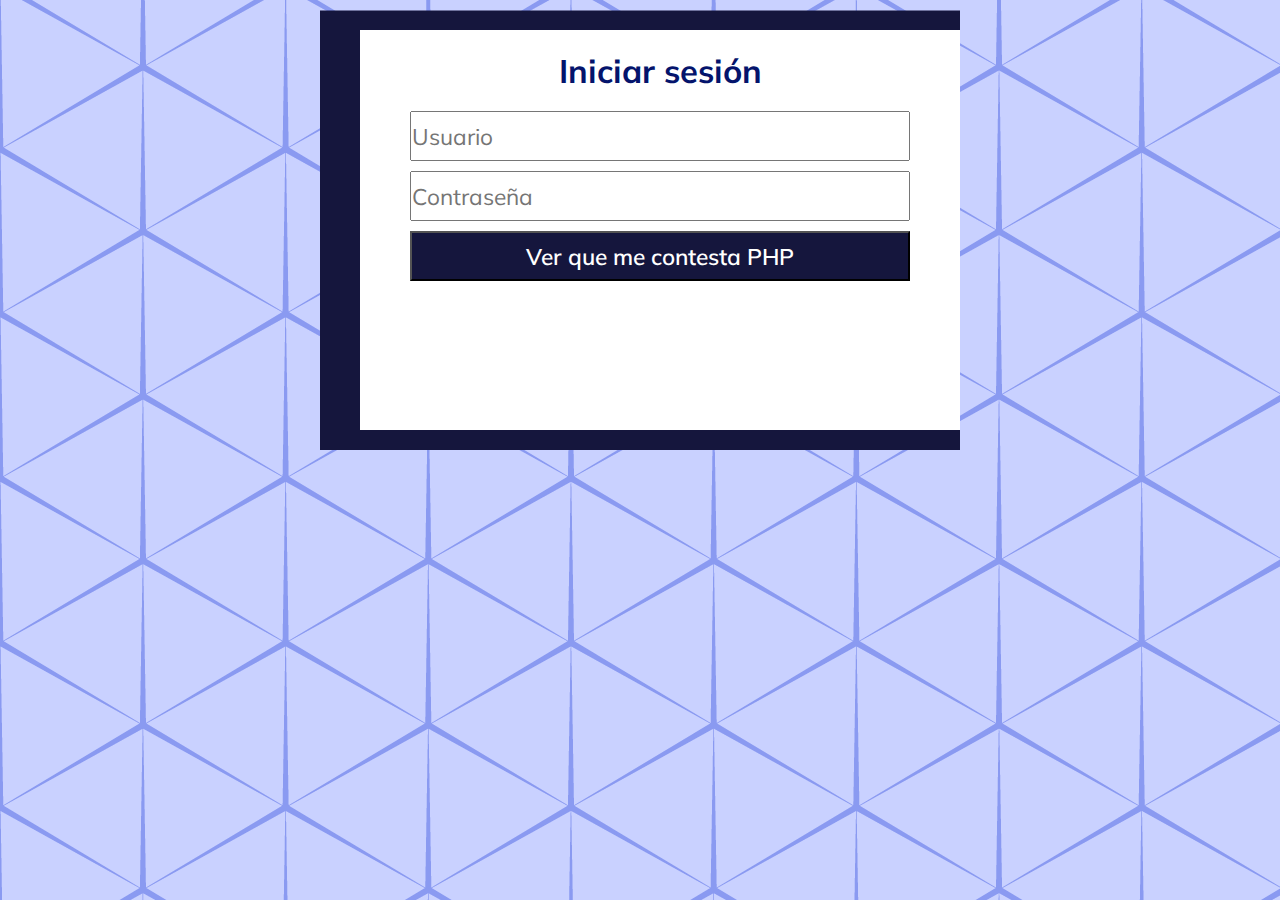
<file: desafios/desafio_cuatro/Ejercicio1/index.html>
<!DOCTYPE html>
<html lang="es">

<head>
    <meta charset="UTF-8">
    <meta http-equiv="X-UA-Compatible" content="IE=edge">
    <meta name="viewport" content="width=device-width, initial-scale=1.0">
    <link rel="stylesheet" href="css/styles.css">
    <title>Desafio 4 - Ejercicio 1</title>
</head>

<body>
    <div>
        <form action="">
            <label for="usuario">Iniciar sesión</label>
            <input type="text" name="usuario" id="usuario" placeholder="Usuario" required>
            <input type="password" name="password" id="password" placeholder="Contraseña" required>
            <button type="submit">Ver que me contesta PHP</button>
        </form>
    </div>
</body>

</html>
</file>
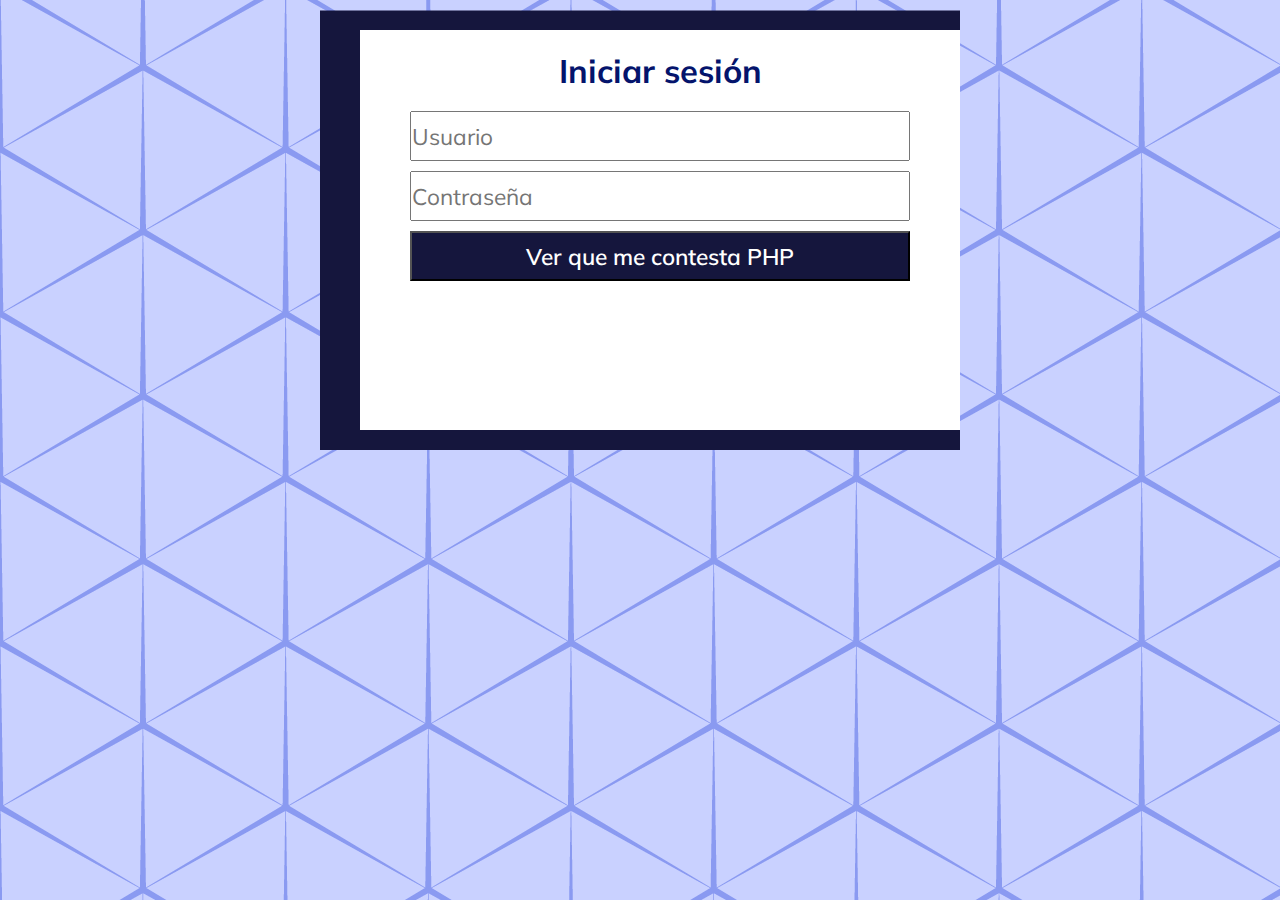
<file: desafios/desafio_cuatro/Ejercicio2/index.html>
<!DOCTYPE html>
<html lang="es">

<head>
    <meta charset="UTF-8">
    <meta http-equiv="X-UA-Compatible" content="IE=edge">
    <meta name="viewport" content="width=device-width, initial-scale=1.0">
    <link rel="stylesheet" href="css/styles.css">
    <title>Desafio 4 - Ejercicio 2</title>
</head>

<body>
    <div>
        <form action="./php/codigo.php" method="post">
            <label for="usuario">Iniciar sesión</label>
            <input type="text" name="usuario" id="usuario" placeholder="Usuario" required>
            <input type="password" name="password" id="password" placeholder="Contraseña" required>
            <button type="submit">Ver que me contesta PHP</button>
        </form>
    </div>
</body>

</html>
</file>
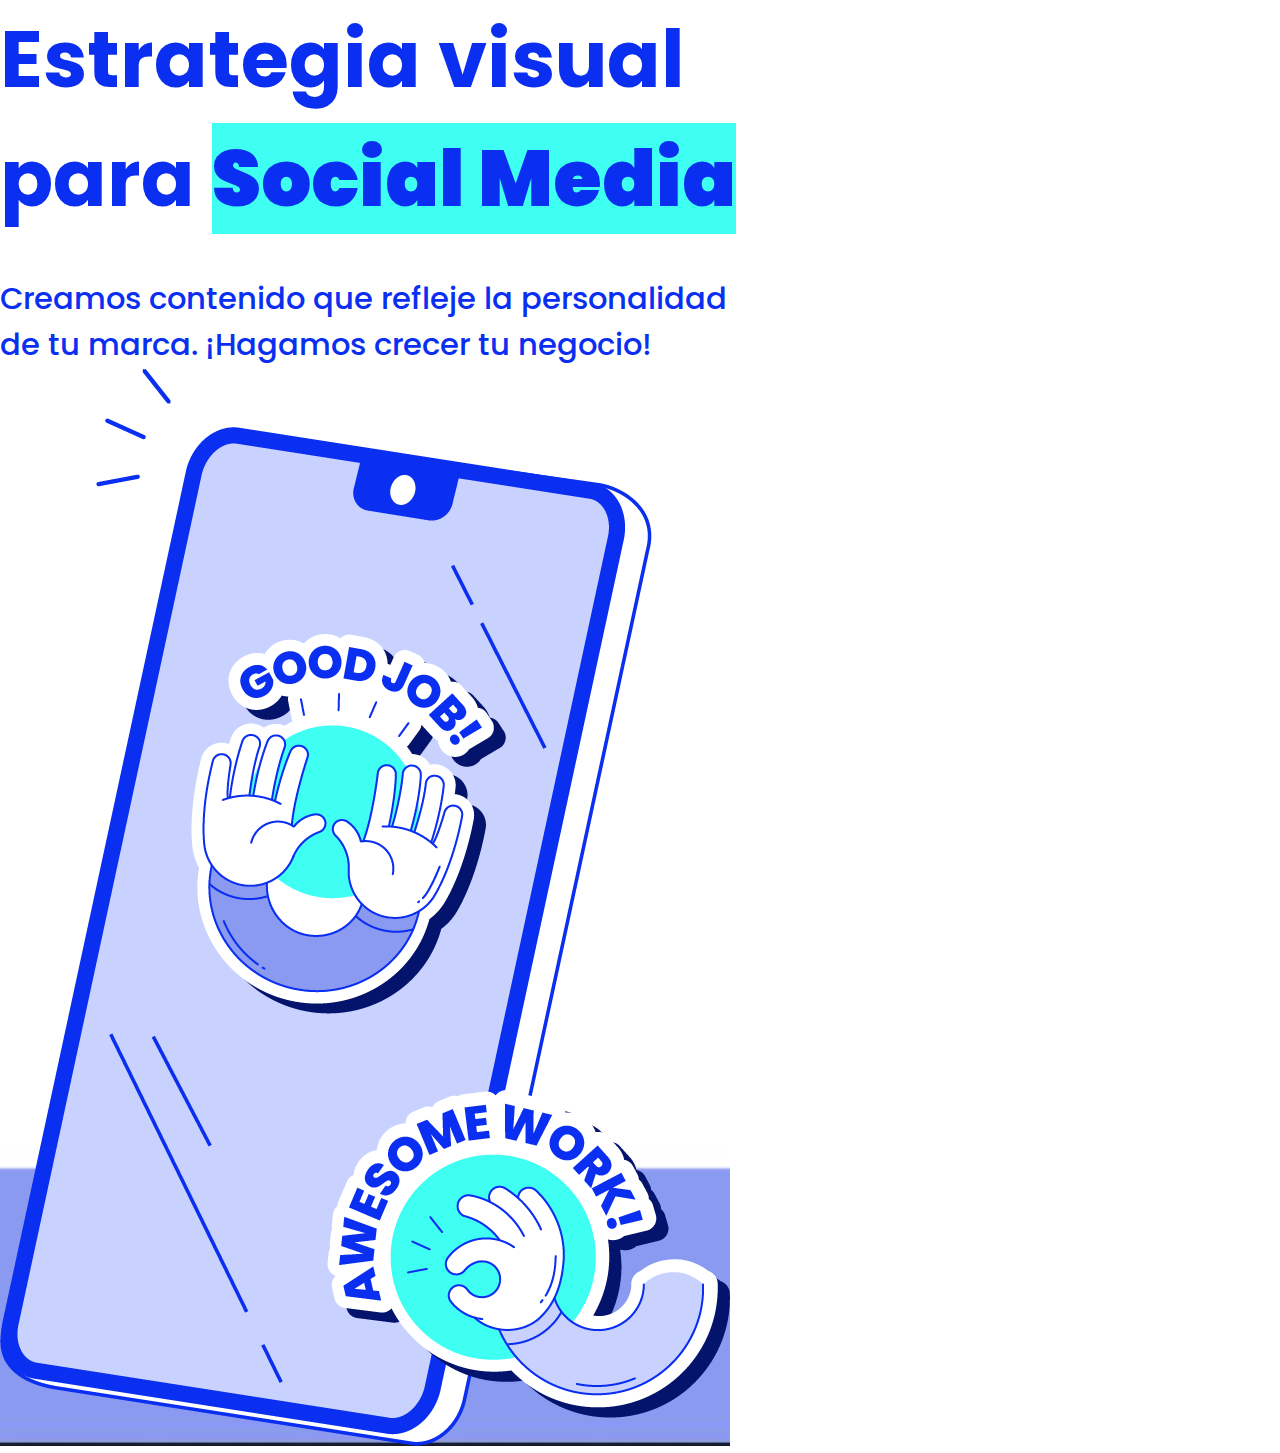
<file: desafios/desafio_dos/Ejercicio1/index.html>
<!DOCTYPE html>
<html lang="es">
<head>
    <meta charset="UTF-8">
    <meta http-equiv="X-UA-Compatible" content="IE=edge">
    <meta name="viewport" content="width=device-width, initial-scale=1.0">
    <link rel="stylesheet" href="css/styles.css">
    <title>Desafio 2 - Ejercicio 1</title>
</head>
<body>
    <main>
        <h1>Estrategia visual para <strong>Social Media</strong></h1>
        <p>Creamos contenido que refleje la personalidad de tu marca.
            ¡Hagamos crecer tu negocio!
        </p>
        <img src="imgs/celu.png" alt="celular">
    </main>
</body>
</html>
</file>
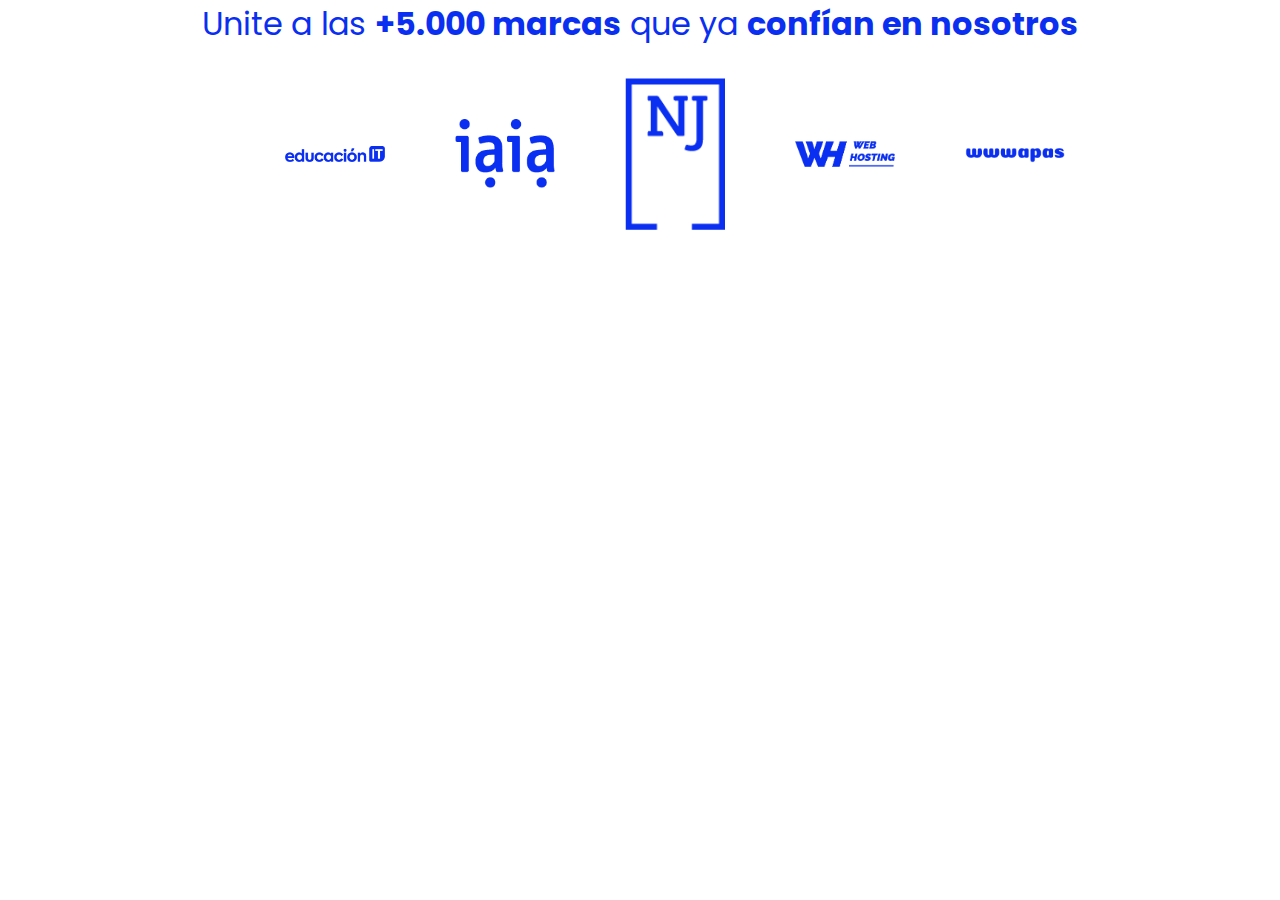
<file: desafios/desafio_dos/Ejercicio2/index.html>
<!DOCTYPE html>
<html lang="es">
<head>
    <meta charset="UTF-8">
    <meta http-equiv="X-UA-Compatible" content="IE=edge">
    <meta name="viewport" content="width=device-width, initial-scale=1.0">
    <link rel="stylesheet" href="css/styles.css">
    <title>Desafio 2 - Ejercicio 2</title>
</head>
<body>
    <footer>
        <p>Unite a las <strong>+5.000 marcas</strong> que ya <strong>confían en nosotros</strong></p>

        <div>
            <img src="imgs/logos-EIT.png" alt="educacion-it">
            <img src="imgs/logos-iaia.png" alt="iaia">
            <img src="imgs/logos-NJ.png" alt="nj">
            <img src="imgs/logos-WH.png" alt="web-hosting">
            <img src="imgs/logos-wwwapas.png" alt="wwwapas">
        </div>
    </footer>
</body>
</html>
</file>
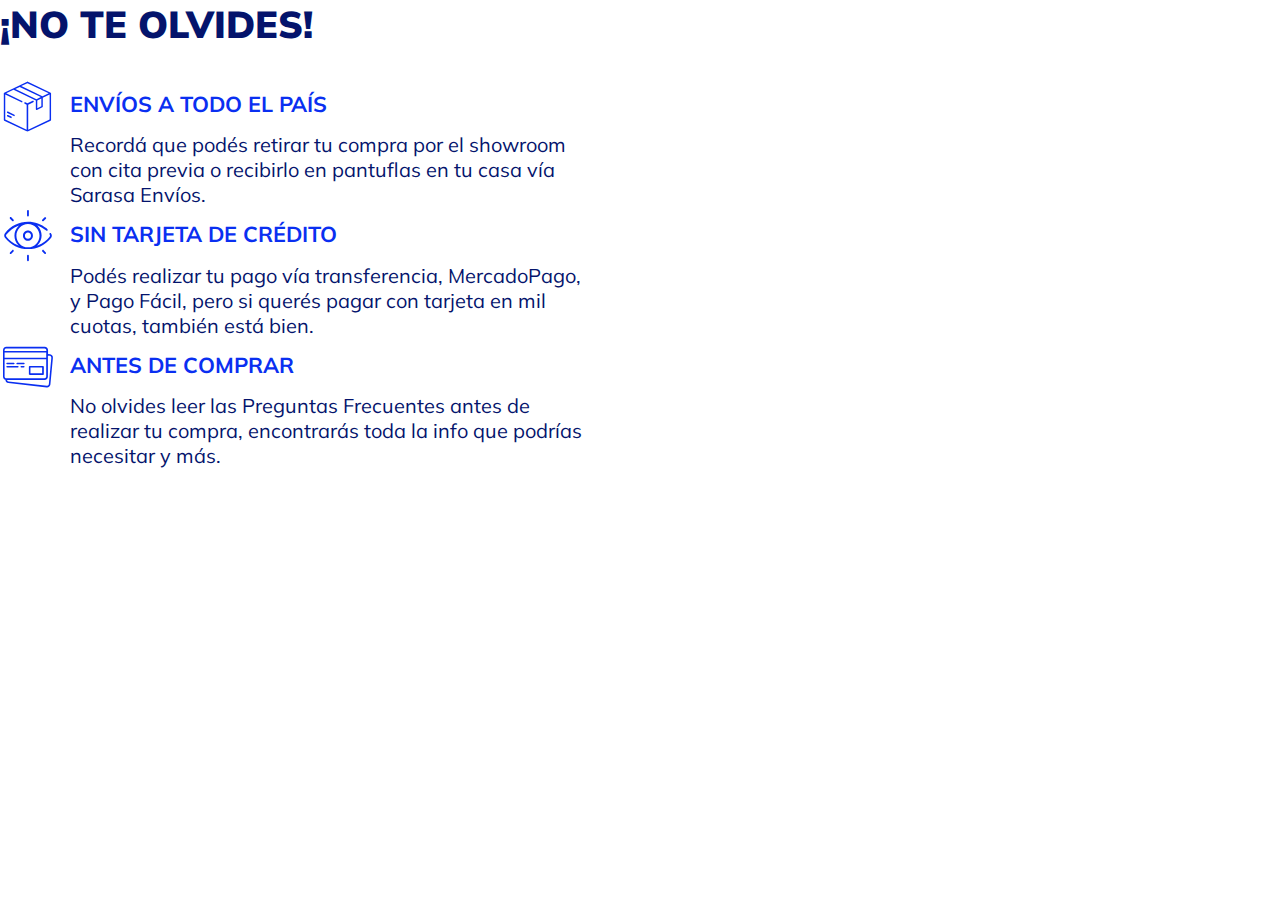
<file: desafios/desafio_tres/Ejercicio1/index.html>
<!DOCTYPE html>
<html lang="es">

<head>
    <meta charset="UTF-8">
    <meta http-equiv="X-UA-Compatible" content="IE=edge">
    <meta name="viewport" content="width=device-width, initial-scale=1.0">
    <link rel="stylesheet" href="css/styles.css">
    <title>Desafio 3 - Ejercicio 1</title>
</head>

<body>
    <h1>¡NO TE OLVIDES!
    </h1>

    <div class="container">
        <div><img src="imgs/icono-caja-01.svg" alt="icono-caja"></div>
        <h2>ENVÍOS A TODO EL PAÍS
        </h2>
    </div>
    <p>Recordá que podés retirar tu compra por el showroom con cita previa o recibirlo en pantuflas en tu casa vía
        Sarasa Envíos.
    </p>

    <div class="container">
        <div><img src="imgs/icono-ojo-01.svg" alt="icono-ojo"></div>
        <h2>SIN TARJETA DE CRÉDITO
        </h2>
    </div>
    <p>Podés realizar tu pago vía transferencia, MercadoPago, y Pago Fácil, pero si querés pagar con tarjeta en mil
        cuotas, también está bien.
    </p>

    <div class="container">
        <div><img src="imgs/icono-tarjeta-01.svg" alt="icono-tarjeta"></div>
        <h2>ANTES DE COMPRAR
        </h2>
    </div>
    <p>No olvides leer las Preguntas Frecuentes antes de realizar tu compra, encontrarás toda la info que podrías
        necesitar y más.
    </p>
</body>

</html>
</file>
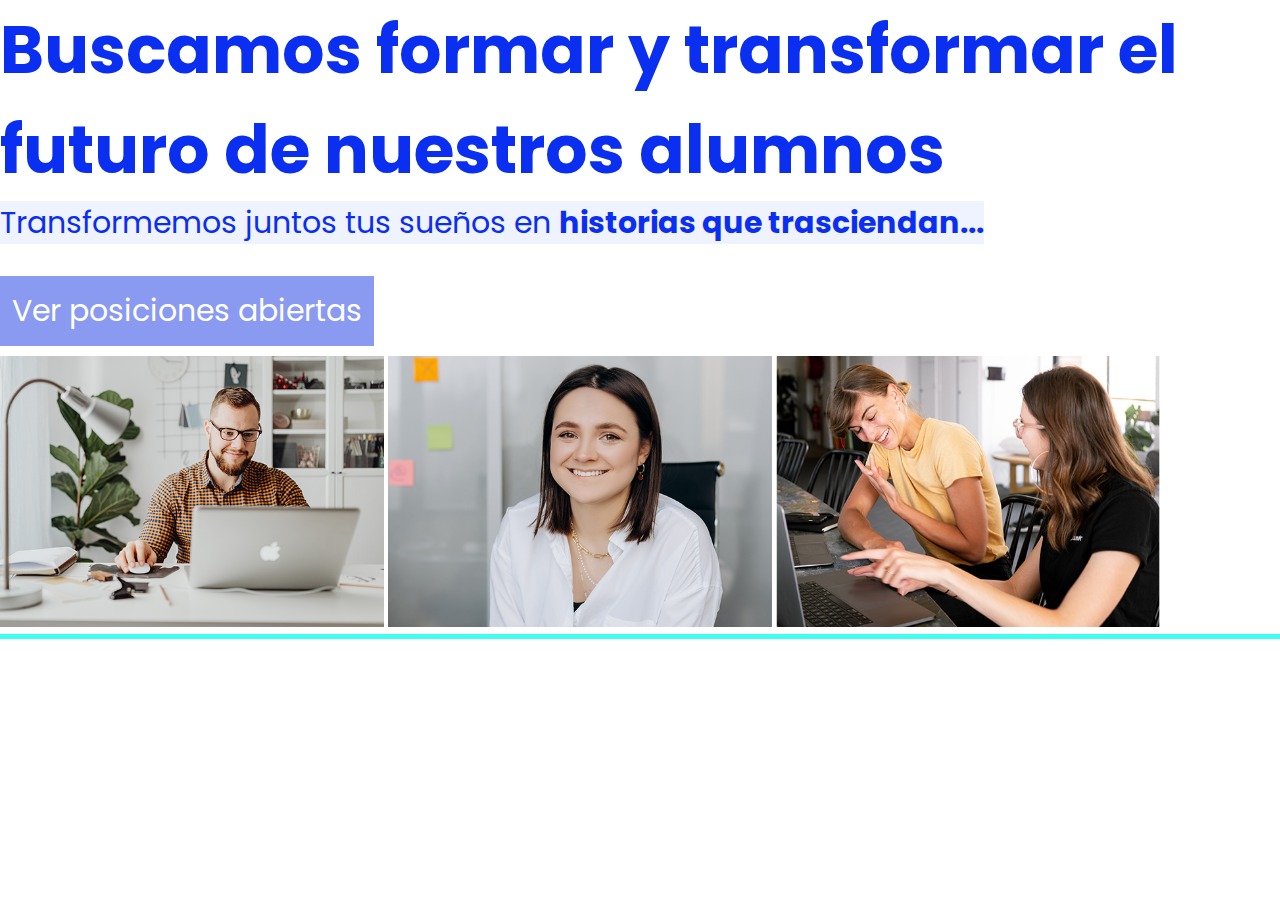
<file: desafios/desafio_tres/Ejercicio2/index.html>
<!DOCTYPE html>
<html lang="es">
<head>
    <meta charset="UTF-8">
    <meta http-equiv="X-UA-Compatible" content="IE=edge">
    <meta name="viewport" content="width=device-width, initial-scale=1.0">
    <link rel="stylesheet" href="css/styles.css">
    <title>Desafio 3 - Ejercicio 2</title>
</head>
<body>
    <h1>Buscamos formar y transformar el futuro de nuestros alumnos</h1>
    <p>Transformemos juntos tus sueños en <strong>historias que trasciendan...</strong></p>
    <button>Ver posiciones abiertas</button>
    <div>
        <img src="imgs/M3-2-img1.png" alt="alumno-estudiando-en-computadora">
        <img src="imgs/M3-2-img2.png" alt="alumno-sonriendo">
        <img src="imgs/M3-2-img3.png" alt="alumnos-estudiando">
    </div>

</body>
</html>
</file>
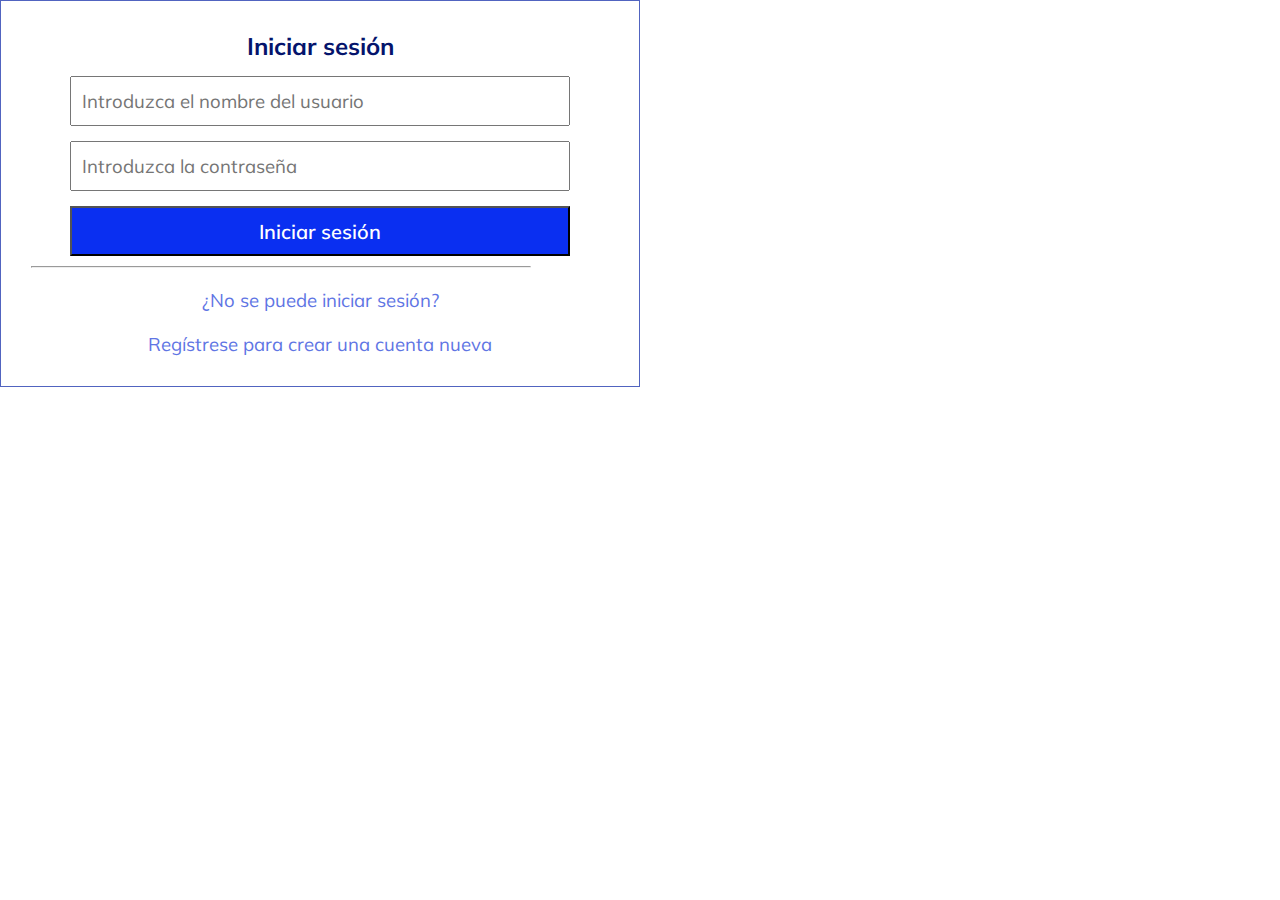
<file: desafios/desafio_tres/Ejercicio3/index.html>
<!DOCTYPE html>
<html lang="es">

<head>
    <meta charset="UTF-8">
    <meta http-equiv="X-UA-Compatible" content="IE=edge">
    <meta name="viewport" content="width=device-width, initial-scale=1.0">
    <link rel="stylesheet" href="css/styles.css">
    <title>Desafio 3 - Ejercicio 3</title>
</head>

<body>
    <form action="">
        <label for="usuario">
            Iniciar sesión
        </label>
        <input type="text" name="usuario" id="usuario" placeholder="Introduzca el nombre del usuario" required>
        <input type="password" name="password" id="password" placeholder="Introduzca la contraseña" required>
        <button type="submit">Iniciar sesión</button>
        <hr>
        <a href="#">¿No se puede iniciar sesión?</a>
        <a href="#">Regístrese para crear una cuenta nueva</a>
    </form>
</body>

</html>
</file>
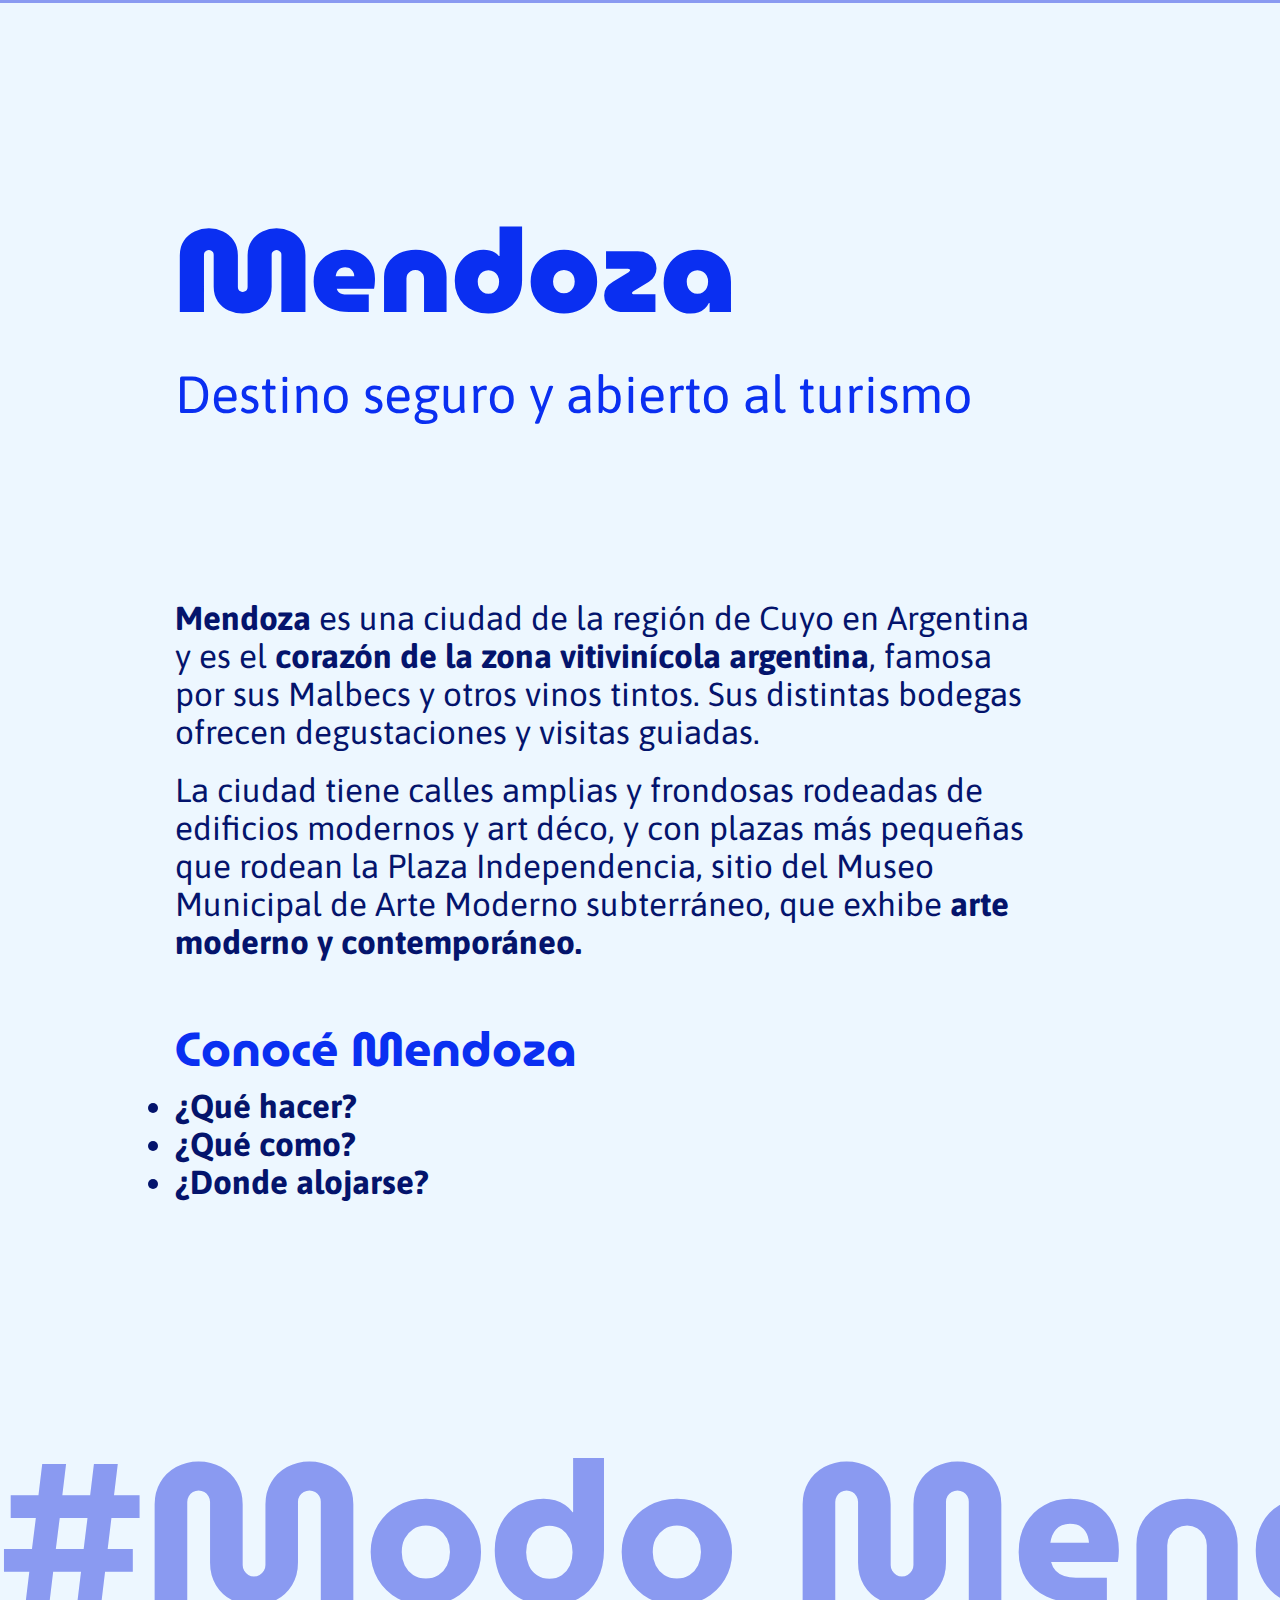
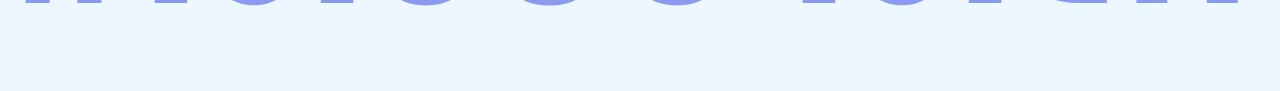
<file: desafios/desafio_uno/Ejercicio1/index.html>
<!DOCTYPE html>
<html lang="es">

<head>
    <meta charset="UTF-8">
    <meta http-equiv="X-UA-Compatible" content="IE=edge">
    <meta name="viewport" content="width=device-width, initial-scale=1.0">
    <link rel="stylesheet" href="css/styles.css">
    <title>Desafio 1 - Ejercicio 1</title>
</head>

<body>

    <header>
        <h1><strong> Mendoza </strong></h1>
        <h2>Destino seguro y abierto al turismo</h2>
    </header>

    <main>
        <div class="cuerpo">
            <p><strong>Mendoza</strong> es una ciudad de la región de Cuyo en Argentina y
                es el <strong>corazón de la zona vitivinícola argentina</strong>, famosa por
                sus Malbecs y otros vinos tintos. Sus distintas bodegas
                ofrecen degustaciones y visitas guiadas.</p>
            <p>La ciudad tiene calles amplias y frondosas rodeadas de
                edificios modernos y art déco, y con plazas más pequeñas
                que rodean la Plaza Independencia, sitio del Museo
                Municipal de Arte Moderno subterráneo, que exhibe <strong>arte
                moderno y contemporáneo.</strong></p>
        </div>
        

        <h3> Conocé Mendoza</h3>
        <ul>
           
            <li>¿Qué hacer?</li>
            <li>¿Qué como?</li>
            <li>¿Donde alojarse?</li>
        </ul>
    </main>

    <footer>#Modo Mendoza</footer>

</body>

</html>
</file>
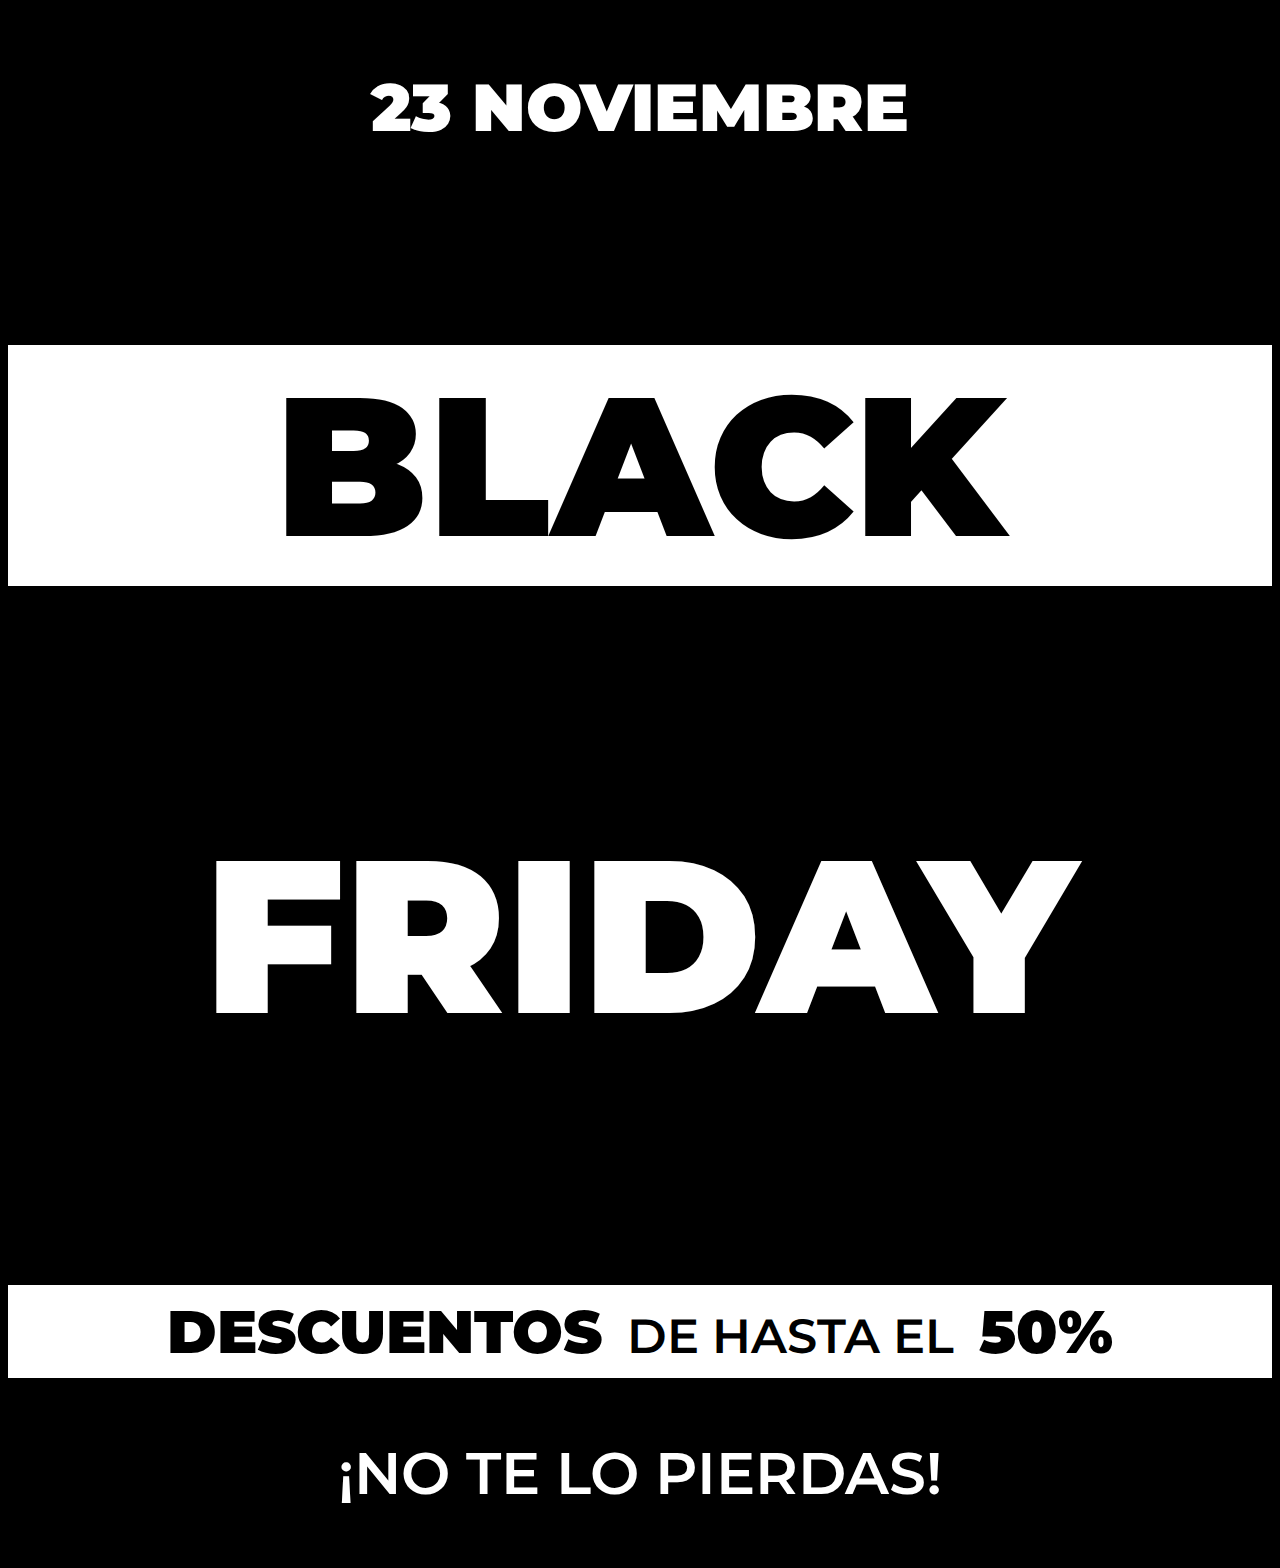
<file: desafios/desafio_uno/Ejercicio2/index.html>
<!DOCTYPE html>
<html lang="es">

<head>
    <meta charset="UTF-8">
    <meta http-equiv="X-UA-Compatible" content="IE=edge">
    <meta name="viewport" content="width=device-width, initial-scale=1.0">
    <link rel="stylesheet" href="css/styles.css">
    <title>Desafio 1 - Ejercicio 2</title>
</head>

<body>
    <main>
        <p id="fecha">23 NOVIEMBRE</p>
        <p id="texto-black">BLACK</p>
        <p id="texto-friday">FRIDAY</p>
        <div id="descuentos">
            <p class="descuentos-black">DESCUENTOS</p>
            <p class="descuentos-semibold">DE HASTA EL</p>
            <p class="descuentos-black">50%</p>
        </div>

        <p id="fin">¡NO TE LO PIERDAS!</p>
    </main>
</body>

</html>
</file>
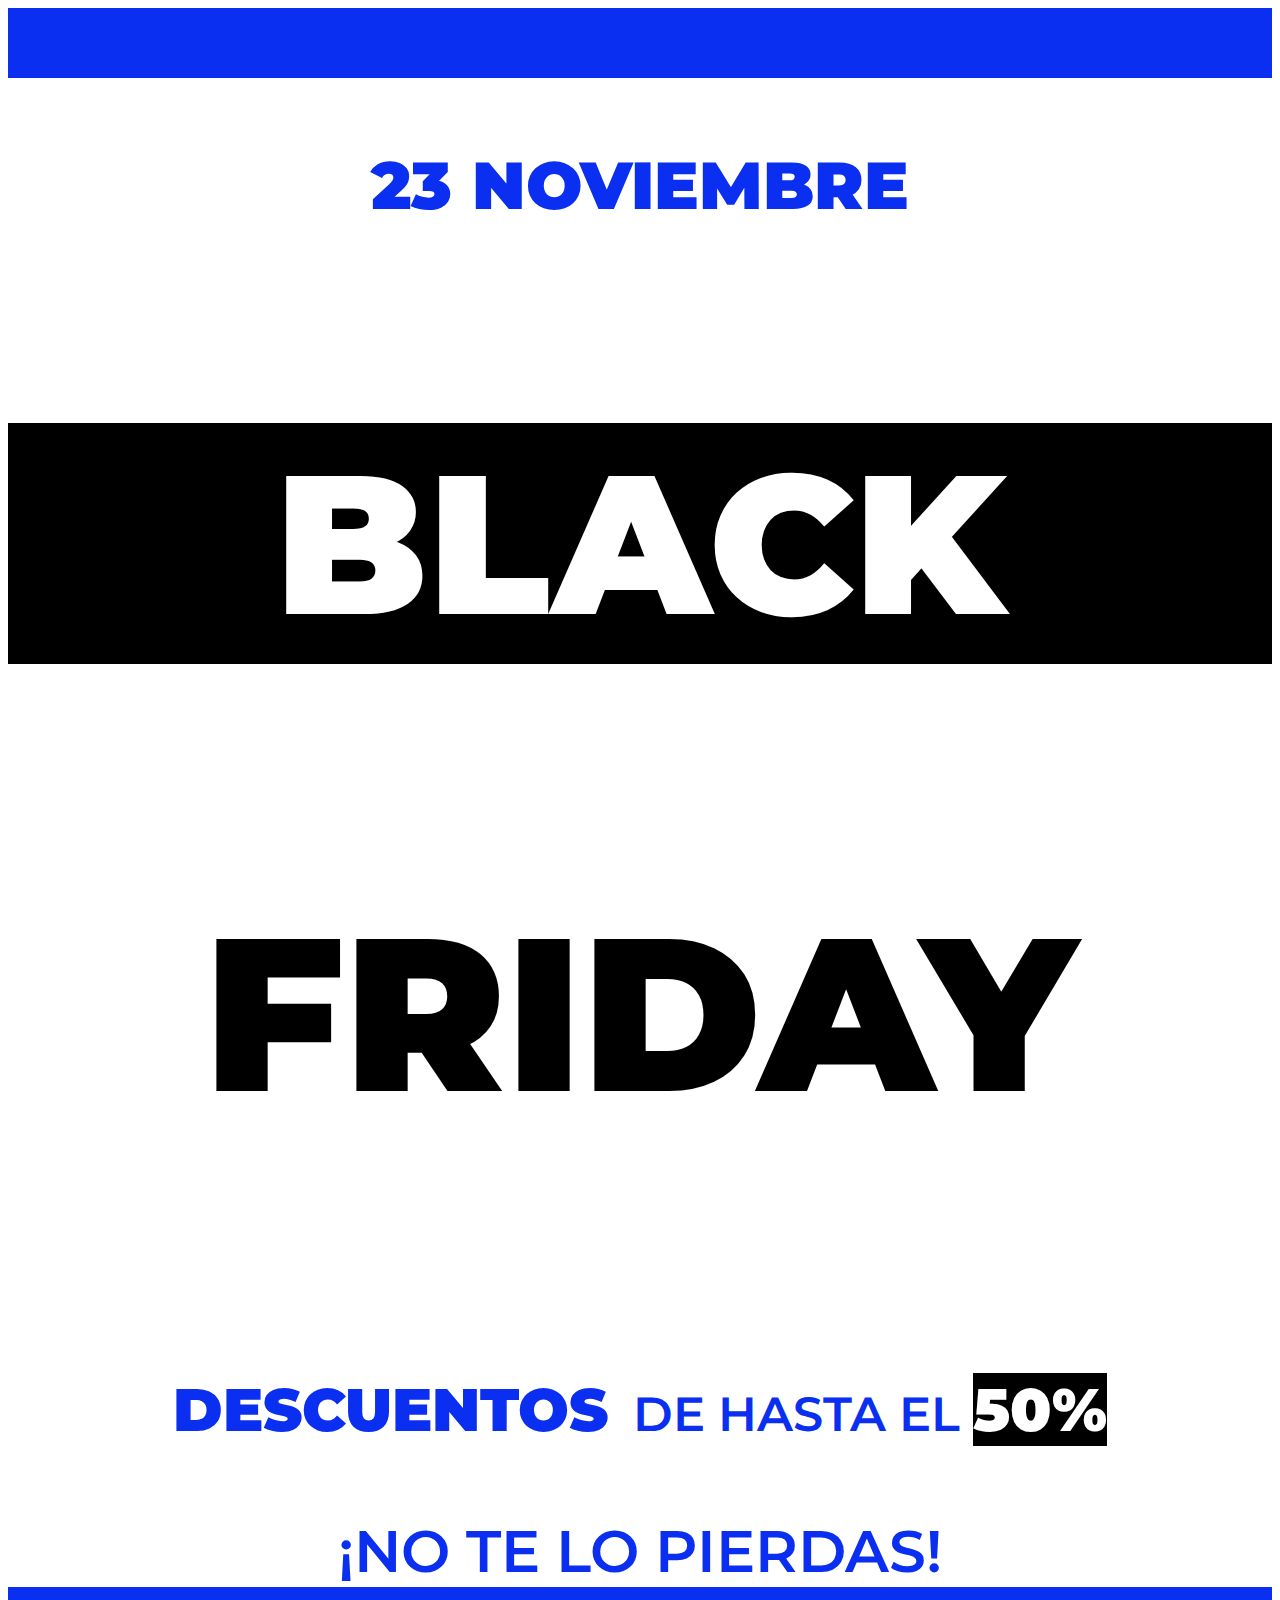
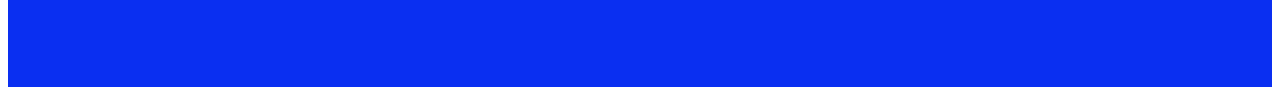
<file: desafios/desafio_uno/Ejercicio3/index.html>
<!DOCTYPE html>
<html lang="es">

<head>
    <meta charset="UTF-8">
    <meta http-equiv="X-UA-Compatible" content="IE=edge">
    <meta name="viewport" content="width=device-width, initial-scale=1.0">
    <link rel="stylesheet" href="css/styles.css">
    <title>Desafio 1 - Ejercicio 3</title>
</head>

<body>
    <main>
        <p id="fecha" class="font-azul">23 NOVIEMBRE</p>
        <p id="texto-black">BLACK</p>
        <p id="texto-friday">FRIDAY</p>
        <div id="descuentos" class="font-azul">
            <p class="descuentos-black">DESCUENTOS</p>
            <p class="descuentos-semibold">DE HASTA EL <span><strong>50%</strong></span></p>
        </div>

        <p id="fin" class="font-azul">¡NO TE LO PIERDAS!</p>
    </main>
</body>

</html>
</file>
<file: desafios/desafio_cuatro/Ejercicio1/css/styles.css>
@import url('https://fonts.googleapis.com/css2?family=Mulish:wght@400;600;700&display=swap');

* {
    box-sizing: border-box;
    margin: 0;
    padding: 0;
}

body {
    background-image: url("../imgs/M4-desafio1-fondo.png");
    font-family: 'Mulish', sans-serif;
}


form {
    text-align: center;
    width: 600px;
    height: 400px;
    padding: 20px;
    margin: auto;
    background-color: white;
}

label {
    display: block;
    margin-bottom: 20px;
    font-weight: 700;
    font-size: 32.64px;
    color: #04146c;
}

input {
    font-weight: 400px;
    font-size: 22.66px;
    font-family: 'Mulish', sans-serif;
    margin-bottom: 10px;
}

button {
    font-weight: 600;
    font-size: 22.66px;
    background-color: #15163d;
    font-family: 'Mulish', sans-serif;
    color: white;
    width: 500px;
    height: 50px;
}

div {
    width: 50%;
    margin: auto;
    margin-top: 10px;
    background-image: url("../imgs/M4-desafio1-fondo-form.png");
    padding: 20px 40px 20px 40px
}

input {
    width: 500px;
    height: 50px;
}
</file>
<file: desafios/desafio_cuatro/Ejercicio2/css/styles.css>
@import url('https://fonts.googleapis.com/css2?family=Mulish:wght@400;600;700&display=swap');

* {
    box-sizing: border-box;
    margin: 0;
    padding: 0;
}

body {
    background-image: url("../imgs/M4-desafio1-fondo.png");
    font-family: 'Mulish', sans-serif;
}


form {
    text-align: center;
    width: 600px;
    height: 400px;
    padding: 20px;
    margin: auto;
    background-color: white;
}

label {
    display: block;
    margin-bottom: 20px;
    font-weight: 700;
    font-size: 32.64px;
    color: #04146c;
}

input {
    font-weight: 400px;
    font-size: 22.66px;
    font-family: 'Mulish', sans-serif;
    margin-bottom: 10px;
}

button {
    font-weight: 600;
    font-size: 22.66px;
    background-color: #15163d;
    font-family: 'Mulish', sans-serif;
    color: white;
    width: 500px;
    height: 50px;
}

div {
    width: 50%;
    margin: auto;
    margin-top: 10px;
    background-image: url("../imgs/M4-desafio1-fondo-form.png");
    padding: 20px 40px 20px 40px
}

input {
    width: 500px;
    height: 50px;
}
</file>
<file: desafios/desafio_dos/Ejercicio1/css/styles.css>
@import url('https://fonts.googleapis.com/css2?family=Poppins:wght@500;700&display=swap');

* {
    box-sizing: border-box;
    margin: 0;
    padding: 0;
}

body {
    font-family: 'Poppins', sans-serif;
    color: #0a2ff1;
    width: 60%;
}

h1 {
    font-size: 78.6px;
    font-weight: 700;
    margin-bottom: 5%;
}

p {
    font-size: 30.6px;
    font-weight: 500;
}

strong {
    background-color: #3ffff3;
}

img {
    background-image: url("../imgs/fondo.JPG");
    background-size: contain;
    background-color: #8a9af1;
}
</file>
<file: desafios/desafio_dos/Ejercicio2/css/styles.css>
@import url('https://fonts.googleapis.com/css2?family=Poppins:wght@300;700&display=swap');

*{
    box-sizing: border-box;
    margin: 0;
    padding: 0;
}

footer {
    font-family: 'Poppins', sans-serif;
    color: #0a2ff1;
    font-size: 32px;
}

img {
    object-fit: contain;
    width: 100px;
    height: auto;
    margin-left: 70px;
}

p {
    text-align: center;
    margin-bottom: 30px;
}

div {
    width: 100%;
    display: flex;
    vertical-align: middle;
    justify-content: center;
}
</file>
<file: desafios/desafio_tres/Ejercicio1/css/styles.css>
@import url('https://fonts.googleapis.com/css2?family=Mulish:wght@400;700;900&display=swap');

* {
    box-sizing: border-box;
    padding: 0;
    margin: 0;
}

body {
    font-family: 'Mulish', sans-serif;
}
img {
    width: 55px;
    margin-right: 15px;
    vertical-align: middle;
    justify-content: center;
}

p {
    width: 40%;
    margin-top: 0;
    margin-bottom: 0;
    margin-left: 70px;
    font-weight: 400;
    font-size: 19.97px;
}

h1, p {
    color: #04146c;
}

h1 {
    font-weight: 900;
    font-size: 37.48px;
    margin-bottom: 30px;
}

h2 {
    font-weight: 700;
    font-size: 21.56px;
    color: #0a2ff1;
    line-height: 2.5;
    
}

.container {
    display: flex;
    vertical-align: middle;
}
</file>
<file: desafios/desafio_tres/Ejercicio2/css/styles.css>
@import url('https://fonts.googleapis.com/css2?family=Poppins:wght@400;700&display=swap');

* {
    box-sizing: border-box;
    padding: 0;
    margin: 0;
}

body {
    font-family: 'Poppins', sans-serif;
    border-bottom: 5px solid #3ffff3;
}

h1 {
    font-weight: 700;
    font-size: 66.6px;
    color: #0a2ff1;
}

p {
    font-size: 30.06px;
    display: inline;
    margin-right: 10px;
    color: #0a2ff1;
    background-color: #eff2ff;
}

button {
    display: block;
    font-family: 'Poppins', sans-serif;
    font-size: 30.06px;
    font-weight: 400;
    margin-bottom: 10px;
    margin-top: 30px;
    padding: 10px;
    background-color: #8a9af1;
    border-color: transparent;
    color: white;
}

img {
    width: 30%;
}
</file>
<file: desafios/desafio_tres/Ejercicio3/css/styles.css>
@import url('https://fonts.googleapis.com/css2?family=Mulish:wght@400;600;700&display=swap');

* {
    box-sizing: border-box;
    padding: 0;
    margin: 0;
}

body {
    font-family: 'Mulish', sans-serif;
    width: 50%;
}

input, button {
    width: 500px;
    height: 50px;
    margin-top: 15px;
    margin-bottom: 10px;
    padding: 10px;
    font-family: 'Mulish', sans-serif;
}

label {
    display: block;
    text-align: center;
    font-weight: 700;
    font-size: 24px;
    color: #04146c;
    margin-bottom: 15px;
}

input {
    display: block;
    margin: auto;
    margin-top: 15px;
    font-weight: 400;
    font-size: 18.6px;
    color: #414166;
}

button {
    font-weight: 600;
    font-size: 20px;
    background-color: #0a2ff1;
    color: white;
}

a {
    display: block;
    font-weight: 400;
    font-size: 18.6px;
    color: #5f75e4;
    margin-top: 20px;

}

a:link {
    text-decoration: none;
}

a:hover {
    text-decoration: underline;
}

form {
    text-align: center;
    border: 1px solid #5164c0;
    padding: 30px;
}

hr {
    width: 500px;
}
</file>
<file: desafios/desafio_uno/Ejercicio1/css/styles.css>
@import url('https://fonts.googleapis.com/css2?family=Asap:wght@400;700&family=MuseoModerno:wght@700&display=swap');

* {
    box-sizing: border-box;
    margin: 0;
    padding: 0;
}

body {
    border-top: 3px solid #8a9af1;;
    background-color: #edf7ff;
    width: 1750px;
}

main {
    margin: 10%;
}

header {
  margin: 10%;
}

h1, h3, footer {
    font-family: 'MuseoModerno', cursive;
    font-weight: bold;
}

h1 {
    font-size: 117.3px;
    color: #0a2ff1;
}

h2  {
    font-family: 'Asap', sans-serif;
    font-weight: 400;
    font-size: 52px;
    color: #0a2ff1;
}

h3 {
    font-size: 48px;
    color: #0a2ff1;
    margin-top: 50px;
}

.cuerpo {
    width: 62%;
}
p, ul {
    font-family: 'Asap', sans-serif;
}

p {
    font-size: 33.3px;
    color: #04146c;
    margin-top: 20px;
    margin-bottom: 20px;
}

ul {
    font-size: 33.3px;
    font-weight: bold;
    color: #04146c;
}

footer {
    font-size: 198.6px;
    color: #8a9af1;
    display: block;
}
</file>
<file: desafios/desafio_uno/Ejercicio2/css/styles.css>
@import url('https://fonts.googleapis.com/css2?family=Montserrat:wght@600;900&display=swap');

body {
    font-family: 'Montserrat', sans-serif;
    font-weight: 900;
    text-align: center;
    background: black;
}

#fecha {
    color: white;
    font-size: 66.6px;
}

#texto-black {
    font-size: 197.3px;
    background-color: white;
}

#texto-friday {
    font-size: 217.3px;
    color: white;
}

#descuentos{
    background-color: white;
    width: 100%;
}

#descuentos p {
    display: inline-block;
    margin: 10px;
}
.descuentos-black {
    font-weight: 900;
    font-size: 60px;
}

.descuentos-semibold {
    font-weight: 600;
    font-size: 48px;
}
#fin {
    font-weight: 600;
    font-size: 58.6px;
    color: white;
}
</file>
<file: desafios/desafio_uno/Ejercicio3/css/styles.css>
@import url('https://fonts.googleapis.com/css2?family=Montserrat:wght@600;900&display=swap');

body {
    border-top: 70px solid #0a2ff1;
    border-bottom: 100px solid #0a2ff1;
    font-family: 'Montserrat', sans-serif;
    font-weight: 900;
    text-align: center;
    background-color: white;
}

.font-azul {
    color: #0a2ff1;
}

#fecha {
    font-size: 66.6px;
}

#texto-black {
    font-size: 197.3px;
    background-color: black;
    color: white;
}

#texto-friday {
    font-size: 217.3px;
    color: black;
    background-color: white;
}

#descuentos{
    background-color: white;
    width: 100%;
}

#descuentos p {
    display: inline-block;
    margin: 10px;
}

.descuentos-black {
    font-weight: 900;
    font-size: 60px;
}

span {
    font-weight: 900;
    font-size: 60px;
    color: white;
    background-color: black;
}

.descuentos-semibold {
    font-weight: 600;
    font-size: 48px;
}

#fin {
    font-weight: 600;
    font-size: 58.6px;
    margin-bottom: 0;
}
</file>
